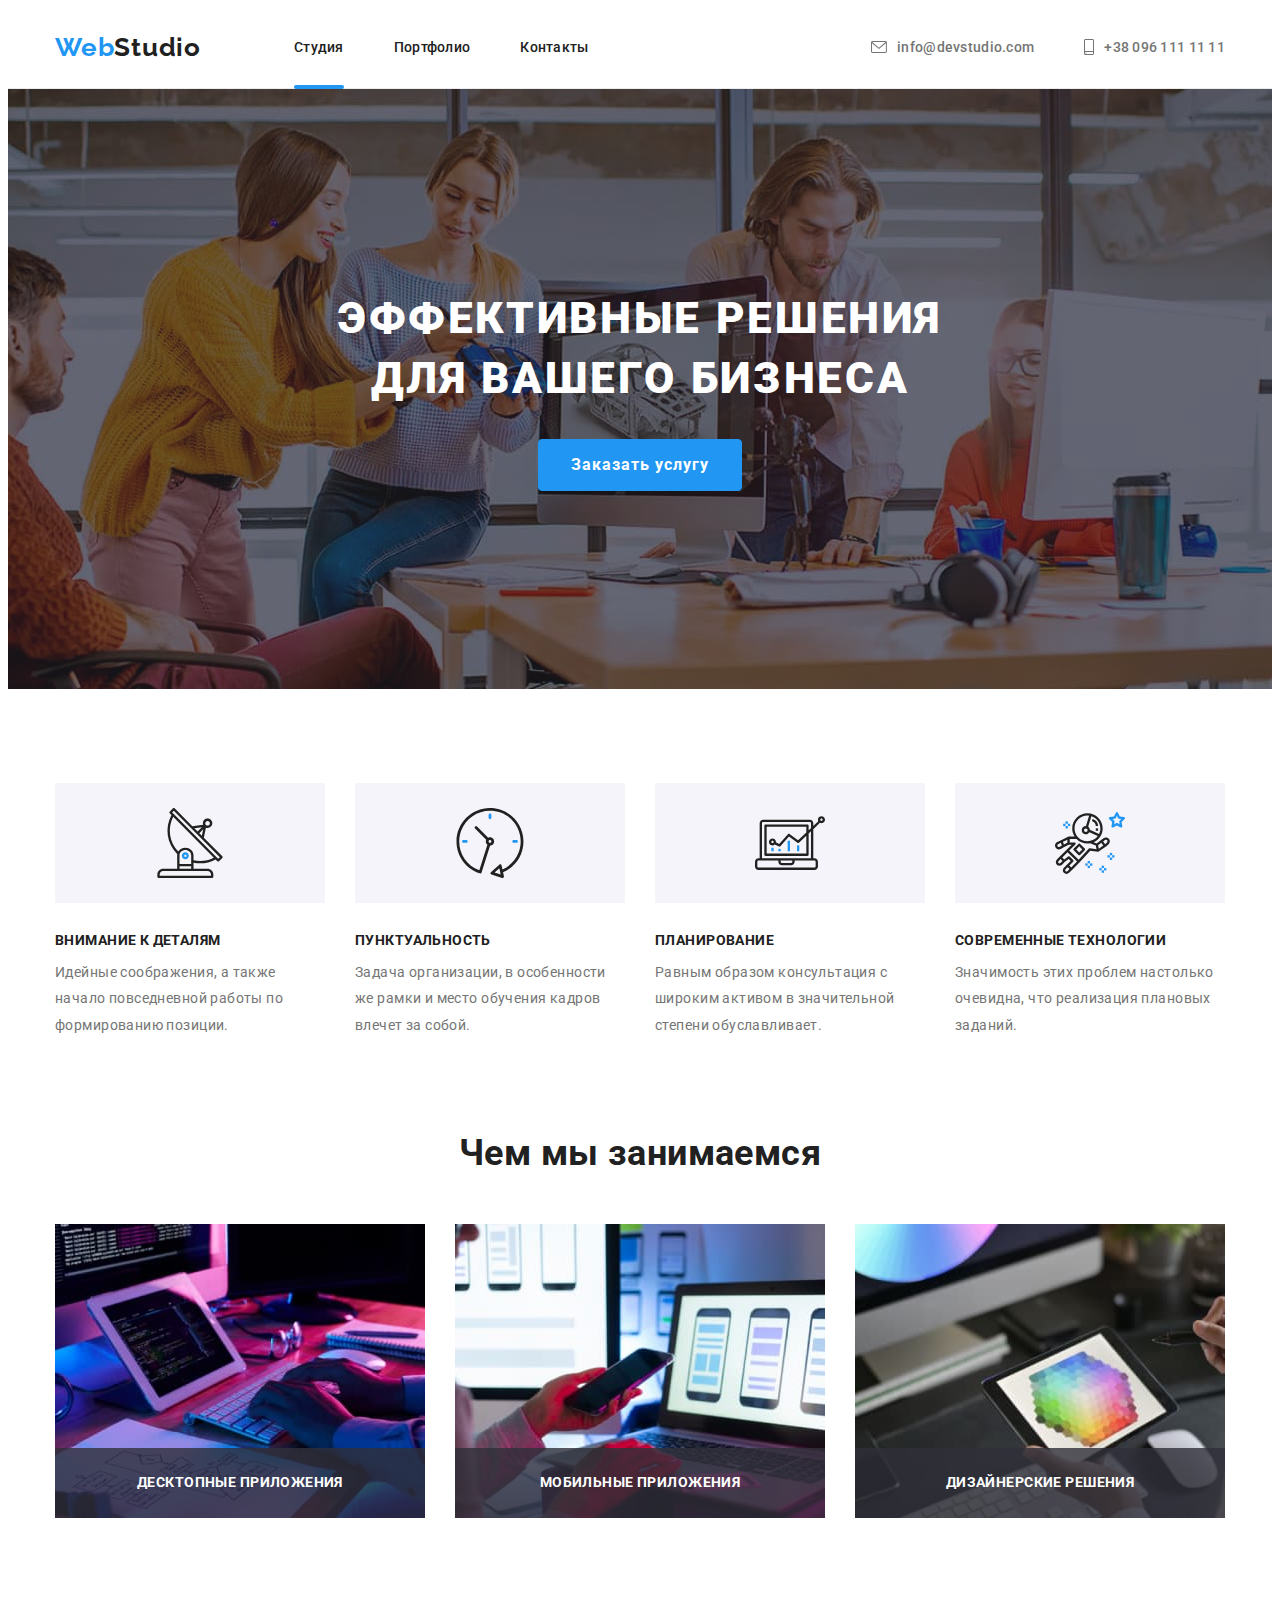
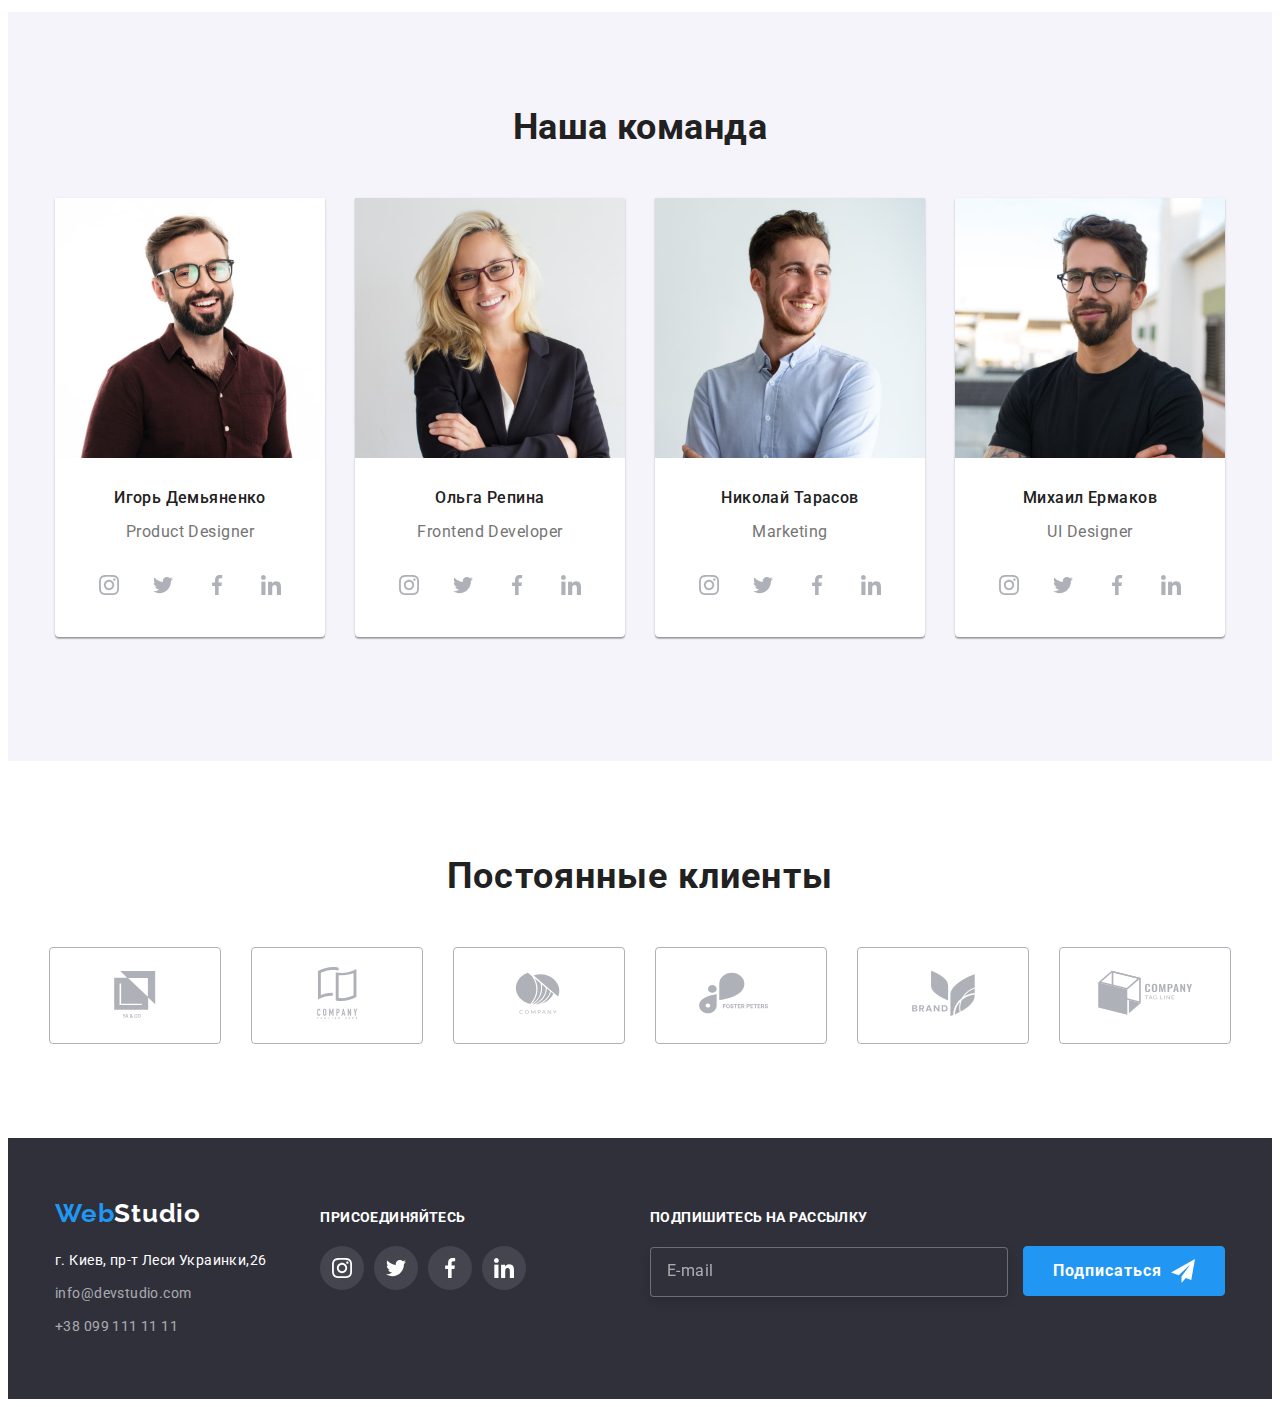
<file: index.html>
<!doctype html>
<html lang="ru">

<head>
    <meta charset="UTF-8">
    <meta name="viewport" content="width=device-width, initial-scale=1.0">
    <title>Web Studio</title>
    <link rel="preconnect" href="https://fonts.googleapis.com">
    <link rel="preconnect" href="https://fonts.gstatic.com" crossorigin>
    <link href="https://fonts.googleapis.com/css2?family=Oleo+Script&family=Raleway:wght@700&family=Roboto:wght@400;500;700;900&display=swap"
          rel="stylesheet">
    <link rel="stylesheet"
          href=" https://cdnjs.cloudflare.com/ajax/libs/modern-normalize/1.1.0/modern-normalize.min.css"
          integrity="sha512-wpPYUAdjBVSE4KJnH1VR1HeZfpl1ub8YT/NKx4PuQ5NmX2tKuGu6U/JRp5y+Y8XG2tV+wKQpNHVUX03MfMFn9Q=="
          crossorigin="anonymous" referrerpolicy="no-referrer"/>
    <link rel="stylesheet" href="./css/styles.css">
</head>

<body>
<!--Header-->
<header class="header">
    <div class="container header-container">
        <nav class="navigation">
            <a class="logo link" href="./index.html"><span>Web</span>Studio</a>
            <ul class="nav-list list">
                <li class="nav-list-item"><a class="nav-list-link link current" href="./index.html">Студия</a></li>
                <li class="nav-list-item"><a class="nav-list-link link" href="./portfolio.html">Портфолио</a></li>
                <li class="nav-list-item"><a class="nav-list-link link" href="">Контакты</a></li>
            </ul>
        </nav>
        <ul class="nav-contact-list contact-list list">
            <li class="contact-list-item">
                <a class="link" href="mailto:info@devstudio.com">
                    <svg class="social-icon" width="16" height="12">
                        <use href="./images/sprite.svg#envelope">
                        </use>
                    </svg>
                    <span>info@devstudio.com</span>
                </a>
            </li>
            <li class="contact-list-item">
                <a class="link" href="tel:+380961111111">
                    <svg class="social-icon" width="10" height="16">
                        <use href="./images/sprite.svg#smartphone">
                        </use>
                    </svg>
                    <span>+38 096 111 11 11</span>
                </a>
            </li>
        </ul>
    </div>
</header>

<main>
    <!--Hero-->
    <section class="hero">
        <div class="container hero-container">
            <h1 class="hero-title">Эффективные решения для вашего бизнеса</h1>
            <button class="button" type="button" data-modal-open>Заказать услугу</button>
        </div>
    </section>
    <!--Benefits-->
    <section class="benefits section">
        <div class="container">
            <h2 class="visually-hidden">Преимущества компании</h2>
            <ul class="list benefits-list">
                <li class="benefits-list-item">
                    <h3 class="benefits-title">Внимание к деталям</h3>
                    <p class="benefits-description">Идейные соображения, а также начало повседневной работы по
                        формированию
                        позиции.</p>
                </li>
                <li class="benefits-list-item">
                    <h3 class="benefits-title">Пунктуальность</h3>
                    <p class="benefits-description">Задача организации, в особенности же рамки и место обучения кадров
                        влечет за собой.</p>
                </li>
                <li class="benefits-list-item">
                    <h3 class="benefits-title">Планирование</h3>
                    <p class="benefits-description">Равным образом консультация с широким активом в значительной степени
                        обуславливает.</p>
                </li>
                <li class="benefits-list-item">
                    <h3 class="benefits-title">Современные технологии</h3>
                    <p class="benefits-description">Значимость этих проблем настолько очевидна, что реализация плановых
                        заданий.</p>
                </li>
            </ul>
        </div>
    </section>
    <!--Our activities-->
    <section class="activity section ">
        <div class="container">
            <h2 class="activity-title">Чем мы занимаемся</h2>
            <ul class="activity-list list ">
                <li class="activity-list-item">
                    <div class="holder">
                        <img src="./images/img1.jpg" alt="изображение 1" width="370"
                             height="294">
                        <p class="desc">Десктопные приложения</p>
                    </div>
                </li>
                <li class="activity-list-item">
                    <div class="holder">
                        <img src="./images/img2.jpg" alt="изображение 2" width="370"
                             height="294">
                        <p class="desc">Мобильные приложения</p>
                    </div>
                </li>
                <li class="activity-list-item">
                    <div class="holder">
                        <img src="./images/img3.jpg" alt="изображение 3" width="370"
                             height="294">
                        <p class="desc">Дизайнерские решения</p>
                    </div>
                </li>
            </ul>
        </div>
    </section>
    <!--Employees-->
    <section class="employees section">
        <div class="container">
            <h2 class="employees-title">Наша команда</h2>
            <ul class="employees-list list">
                <li class="employees-list-item">
                    <img class="employees-photo" src="./images/img4.jpg" alt="Игорь Демьяненко" width="270"
                         height="260">
                    <div class="container-employees">
                        <h3 class="employees-name">Игорь Демьяненко</h3>
                        <p class="employees-position">Product Designer</p>
                        <ul class="social-list list">
                            <li class="social-list-item">
                                <a class="link" href="">
                                    <svg class="social-icon">
                                        <use href="./images/sprite.svg#instagram">
                                        </use>
                                    </svg>
                                </a>
                            </li>
                            <li class="social-list-item">
                                <a class="link" href="">
                                    <svg class="social-icon">
                                        <use href="./images/sprite.svg#twitter">
                                        </use>
                                    </svg>
                                </a>
                            </li>
                            <li class="social-list-item">
                                <a class="link" href="">
                                    <svg class="social-icon">
                                        <use href="./images/sprite.svg#facebook">
                                        </use>
                                    </svg>
                                </a>
                            </li>
                            <li class="social-list-item">
                                <a class="link" href="">
                                    <svg class="social-icon">
                                        <use href="./images/sprite.svg#linkedin">
                                        </use>
                                    </svg>
                                </a>
                            </li>
                        </ul>
                    </div>
                </li>
                <li class="employees-list-item">
                    <img class="employees-photo" src="./images/img5.jpg" alt="Ольга Репина" width="270" height="260">
                    <div class="container-employees">
                        <h3 class="employees-name">Ольга Репина</h3>
                        <p class="employees-position">Frontend Developer</p>
                        <ul class="social-list list">
                            <li class="social-list-item">
                                <a class="link" href="">
                                    <svg class="social-icon">
                                        <use href="./images/sprite.svg#instagram">
                                        </use>
                                    </svg>
                                </a>
                            </li>
                            <li class="social-list-item">
                                <a class="link" href="">
                                    <svg class="social-icon">
                                        <use href="./images/sprite.svg#twitter">
                                        </use>
                                    </svg>
                                </a>
                            </li>
                            <li class="social-list-item">
                                <a class="link" href="">
                                    <svg class="social-icon">
                                        <use href="./images/sprite.svg#facebook">
                                        </use>
                                    </svg>
                                </a>
                            </li>
                            <li class="social-list-item">
                                <a class="link" href="">
                                    <svg class="social-icon">
                                        <use href="./images/sprite.svg#linkedin">
                                        </use>
                                    </svg>
                                </a>
                            </li>
                        </ul>
                    </div>
                </li>
                <li class="employees-list-item">
                    <img class="employees-photo" src="./images/img6.jpg" alt="Николай Тарасов" width="270" height="260">
                    <div class="container-employees">
                        <h3 class="employees-name">Николай Тарасов</h3>
                        <p class="employees-position">Marketing</p>
                        <ul class="social-list list">
                            <li class="social-list-item">
                                <a class="link" href="">
                                    <svg class="social-icon">
                                        <use href="./images/sprite.svg#instagram">
                                        </use>
                                    </svg>
                                </a>
                            </li>
                            <li class="social-list-item">
                                <a class="link" href="">
                                    <svg class="social-icon">
                                        <use href="./images/sprite.svg#twitter">
                                        </use>
                                    </svg>
                                </a>
                            </li>
                            <li class="social-list-item">
                                <a class="link" href="">
                                    <svg class="social-icon">
                                        <use href="./images/sprite.svg#facebook">
                                        </use>
                                    </svg>
                                </a>
                            </li>
                            <li class="social-list-item">
                                <a class="link" href="">
                                    <svg class="social-icon">
                                        <use href="./images/sprite.svg#linkedin">
                                        </use>
                                    </svg>
                                </a>
                            </li>
                        </ul>
                    </div>
                </li>
                <li class="employees-list-item">
                    <img class="employees-photo" src="./images/img7.jpg" alt="Михаил Ермаков" width="270" height="260">
                    <div class="container-employees">
                        <h3 class="employees-name">Михаил Ермаков</h3>
                        <p class="employees-position">UI Designer</p>
                        <ul class="social-list list">
                            <li class="social-list-item">
                                <a class="link" href="">
                                    <svg class="social-icon">
                                        <use href="./images/sprite.svg#instagram">
                                        </use>
                                    </svg>
                                </a>
                            </li>
                            <li class="social-list-item">
                                <a class="link" href="">
                                    <svg class="social-icon">
                                        <use href="./images/sprite.svg#twitter">
                                        </use>
                                    </svg>
                                </a>
                            </li>
                            <li class="social-list-item">
                                <a class="link" href="">
                                    <svg class="social-icon">
                                        <use href="./images/sprite.svg#facebook">
                                        </use>
                                    </svg>
                                </a>
                            </li>
                            <li class="social-list-item">
                                <a class="link" href="">
                                    <svg class="social-icon">
                                        <use href="./images/sprite.svg#linkedin">
                                        </use>
                                    </svg>
                                </a>
                            </li>
                        </ul>
                    </div>
                </li>
            </ul>
        </div>
    </section>
    <!--  Clients  -->
    <section class="clients section">
        <div class="container">
            <h2 class="clients-title">Постоянные клиенты</h2>
            <ul class="clients-list list">
                <li class="clients-list-item">
                    <a class="clients-link link" href="" target="_blank" rel="noopener noreferrer">
                        <svg class="clients-icon">
                            <use class="client" href="./images/sprite.svg#client-icon1"></use>
                        </svg>
                    </a>
                </li>
                <li class="clients-list-item">
                    <a class="clients-link link" href="" target="_blank" rel="noopener noreferrer">
                        <svg class="clients-icon">
                            <use href="./images/sprite.svg#client-icon2"></use>
                        </svg>
                    </a>
                </li>
                <li class="clients-list-item">
                    <a class="clients-link link" href="" target="_blank" rel="noopener noreferrer">
                        <svg class="clients-icon">
                            <use href="./images/sprite.svg#client-icon3"></use>
                        </svg>
                    </a>
                </li>
                <li class="clients-list-item">
                    <a class="clients-link link" href="" target="_blank" rel="noopener noreferrer">
                        <svg class="clients-icon">
                            <use href="./images/sprite.svg#client-icon4"></use>
                        </svg>
                    </a>
                </li>
                <li class="clients-list-item">
                    <a class="clients-link link" href="" target="_blank" rel="noopener noreferrer">
                        <svg class="clients-icon">
                            <use href="./images/sprite.svg#client-icon5"></use>
                        </svg>
                    </a>
                </li>
                <li class="clients-list-item">
                    <a class="clients-link link" href="" target="_blank" rel="noopener noreferrer">
                        <svg class="clients-icon">
                            <use href="./images/sprite.svg#client-icon6"></use>
                        </svg>
                    </a>
                </li>
            </ul>
        </div>
    </section>
</main>
<!--Footer-->
<footer class="footer">
    <div class="container">
        <div>
            <a class="logo logo-bottom link" href="./index.html"><span>Web</span>Studio</a>
            <address>
                <ul class="address-list list">
                    <li class="footer-address">
                        <a class="address link" href="https://goo.gl/maps/KoenbGsJRiRthXB57">г. Киев,
                            пр-т Леси Украинки,26</a>
                    </li>
                    <li class="footer-mail">
                        <a class="contact-list link" href="mailto:info@devstudio.com">info@devstudio.com</a>
                    </li>
                    <li class="footer-tel">
                        <a class="contact-list link" href="tel:+380991111111">+38 099 111 11 11</a>
                    </li>
                </ul>
            </address>
        </div>
        <div>
            <p>Присоединяйтесь</p>
            <ul class="social-list list">
                <li class="social-list-item">
                    <a class="link" href="">
                        <svg class="social-icon">
                            <use href="./images/sprite.svg#instagram">
                            </use>
                        </svg>
                    </a>
                </li>
                <li class="social-list-item">
                    <a class="link" href="">
                        <svg class="social-icon">
                            <use href="./images/sprite.svg#twitter">
                            </use>
                        </svg>
                    </a>
                </li>
                <li class="social-list-item">
                    <a class="link" href="">
                        <svg class="social-icon">
                            <use href="./images/sprite.svg#facebook">
                            </use>
                        </svg>
                    </a>
                </li>
                <li class="social-list-item">
                    <a class="link" href="">
                        <svg class="social-icon">
                            <use href="./images/sprite.svg#linkedin">
                            </use>
                        </svg>
                    </a>
                </li>
            </ul>
        </div>
        <div>
            <form>
                <p>Подпишитесь на рассылку</p>
                <label for="user_email"></label>
                <input id="user_email" class="form-input" type="email" name="user_email" placeholder="E-mail">
                <span class="form-control">
                    <button class="button" type="submit">Подписаться</button>
                    <svg class="send-icon" width="24" height="24">
                        <use href="./images/sprite.svg#send-icon"></use>
                    </svg>
                </span>
            </form>
        </div>
    </div>
</footer>
<div class="backdrop is-hidden" data-modal>
    <div class="modal">
        <form class="contact-form">
            <b>Оставьте свои данные, мы вам перезвоним</b>

            <div class="form-field">
                <label for="username">Имя</label>
                <div class="form-field-wrapper">
                    <input id="username" type="text" name="username">
                    <svg width="12" height="12">
                        <use href="./images/sprite.svg#user-icon"></use>
                    </svg>
                </div>
            </div>

            <div class="form-field">
                <label for="phoneNumber">Телефон</label>
                <div class="form-field-wrapper">
                    <input id="phoneNumber" type="tel" name="phoneNumber">
                    <svg width="13" height="13">
                        <use href="./images/sprite.svg#number-icon"></use>
                    </svg>
                </div>
            </div>
            <div class="form-field">
                <label for="email">Почта</label>
                <div class="form-field-wrapper">
                    <input id="email" type="email" name="email" class="contact-form-input">
                    <svg width="15" height="12" class="contact-form-icon">
                        <use href="./images/sprite.svg#email-icon"></use>
                    </svg>
                </div>
            </div>

            <div class="form-field">
                <label for="comment">Комментарий</label>
                <textarea id="comment" name="comment" placeholder="Введите текст"></textarea>
            </div>

            <div class="form-control-checkbox">
                <input type="checkbox" name="accept-policy" required id="accept-policy"
                       class="contact-form-checkbox visually-hidden">
                <label class="contact-form-checkbox-label" for="accept-policy">Соглашаюсь с рассылкой и принимаю&nbsp;<a
                        href=""> Условия договора</a></label>
            </div>
            <button type="submit" class="form-button button">Отправить</button>
        </form>
        <button type="button" class="modal-close-btn" data-modal-close>
            <svg class="modal-close-icon" width="11" height="11">
                <use href="./images/sprite.svg#close-icon"></use>
            </svg>
        </button>
    </div>
</div>
<script src="./js/modal.js"></script>

</body>

</html>
</file>
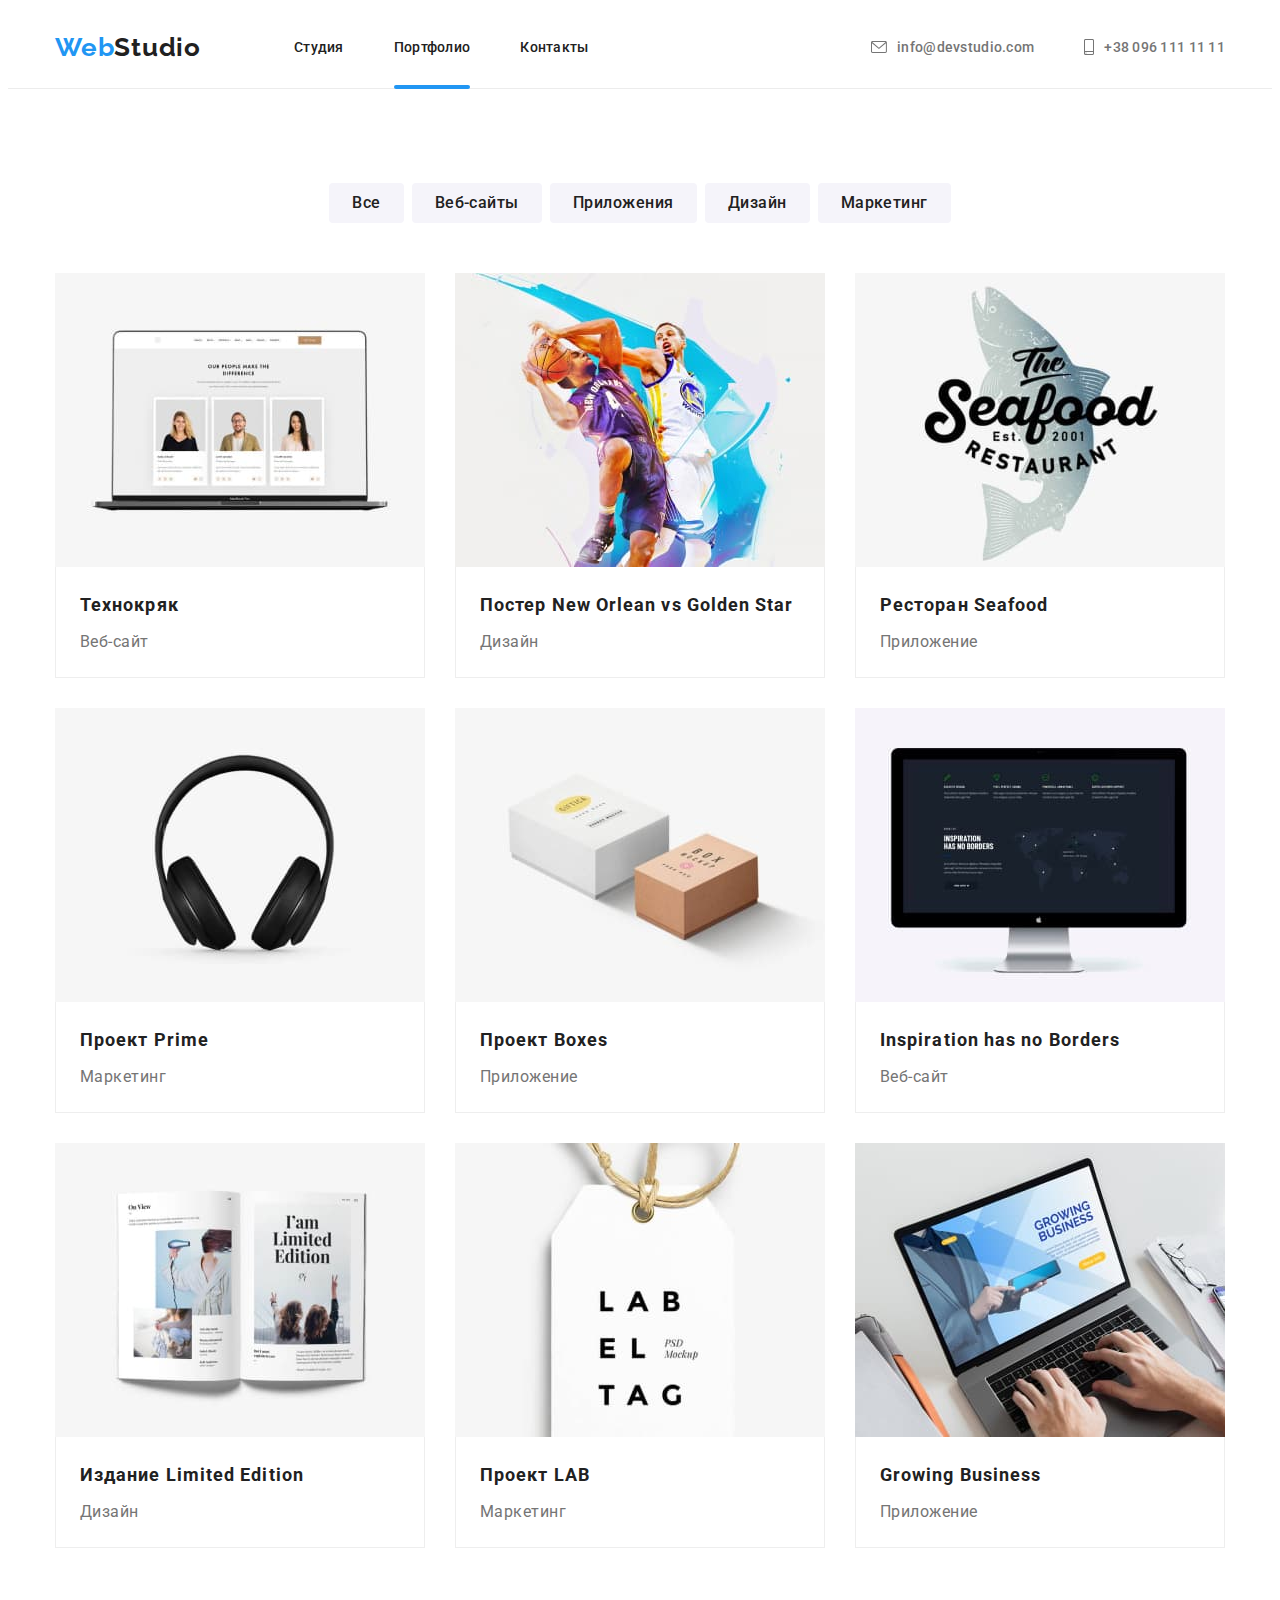
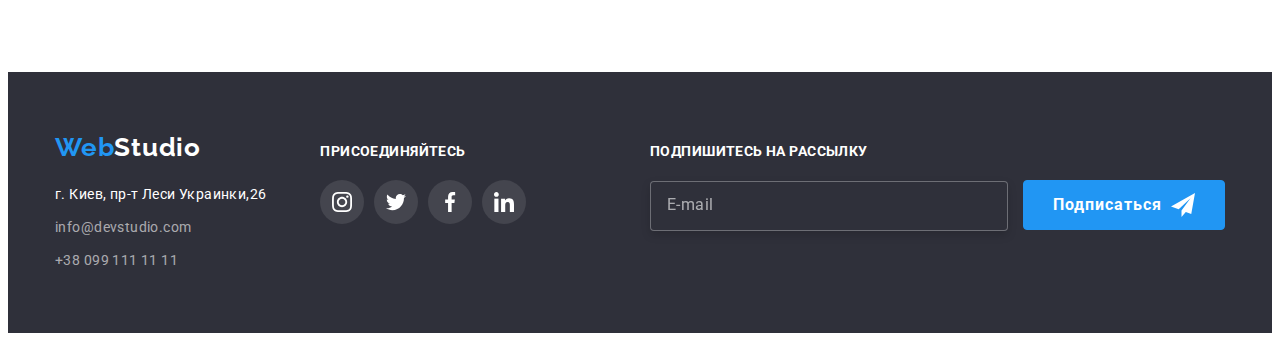
<file: portfolio.html>
<!doctype html>
<html lang="ru">

<head>
    <meta charset="UTF-8">
    <meta name="viewport" content="width=device-width, initial-scale=1.0">
    <title>Web Studio</title>
    <link rel="preconnect" href="https://fonts.googleapis.com">
    <link rel="preconnect" href="https://fonts.gstatic.com" crossorigin>
    <link href="https://fonts.googleapis.com/css2?family=Oleo+Script&family=Raleway:wght@700&family=Roboto:wght@400;500;700;900&display=swap"
          rel="stylesheet">
    <link rel="stylesheet"
          href=" https://cdnjs.cloudflare.com/ajax/libs/modern-normalize/1.1.0/modern-normalize.min.css"
          integrity="sha512-wpPYUAdjBVSE4KJnH1VR1HeZfpl1ub8YT/NKx4PuQ5NmX2tKuGu6U/JRp5y+Y8XG2tV+wKQpNHVUX03MfMFn9Q=="
          crossorigin="anonymous" referrerpolicy="no-referrer"/>
    <link rel="stylesheet" href="./css/styles.css">
</head>

<body>
<!--Header-->
<header class="header">
    <div class="container header-container">
        <nav class="navigation">
            <a class="logo link" href="./index.html"><span>Web</span>Studio</a>
            <ul class="nav-list list">
                <li class="nav-list-item"><a class="nav-list-link link" href="./index.html">Студия</a></li>
                <li class="nav-list-item"><a class="nav-list-link link current" href="./portfolio.html">Портфолио</a>
                </li>
                <li class="nav-list-item"><a class="nav-list-link link" href="">Контакты</a></li>
            </ul>
        </nav>
        <ul class="nav-contact-list contact-list list">
            <li class="contact-list-item">
                <a class="link" href="mailto:info@devstudio.com">
                    <svg class="social-icon" width="16" height="12">
                        <use href="./images/sprite.svg#envelope">
                        </use>
                    </svg>
                    <span>info@devstudio.com</span>
                </a>
            </li>
            <li class="contact-list-item">
                <a class="link" href="tel:+380961111111">
                    <svg class="social-icon" width="10" height="16">
                        <use href="./images/sprite.svg#smartphone">
                        </use>
                    </svg>
                    <span>+38 096 111 11 11</span>
                </a>
            </li>
        </ul>
    </div>
</header>

<main>
    <!--Portfolio-->
    <section class="section portfolio">
        <div class="container padding">
            <h1 class="visually-hidden">Портфолио</h1>
            <ul class="flex-button list">
                <li class="flex-button-list">
                    <button class="button" type="button">Все</button>
                </li>
                <li class="flex-button-list">
                    <button class="button" type="button">Веб-сайты</button>
                </li>
                <li class="flex-button-list">
                    <button class="button" type="button">Приложения</button>
                </li>
                <li class="flex-button-list">
                    <button class="button" type="button">Дизайн</button>
                </li>
                <li class="flex-button-list">
                    <button class="button" type="button">Маркетинг</button>
                </li>
            </ul>
            <ul class="flex-list list">
                <li class="flex-element">
                    <a class="link" href="" target="_blank">
                        <div class="box">
                            <img src="./images/img8.jpg" alt="Фото сайта"
                                 width="370"
                                 height="294">
                            <p class="overlay">Ресурс предлагает комплексные предложения с разным уровнем функционала и
                                сервисов. Все это позволит посетителю получить исчерпывающие сведения<br>о компании или
                                частном лице. </p>
                        </div>
                        <div class="tile">
                            <h2 class="site-title">Технокряк</h2>
                            <p class="site-description">Веб-сайт</p>
                        </div>
                    </a>
                </li>
                <li class="flex-element">
                    <a class="link" href="" target="_blank">
                        <div class="box">
                            <img src="./images/img9.jpg" alt="Постер"
                                 width="370"
                                 height="294">
                            <p class="overlay">Ресурс предлагает комплексные предложения с разным уровнем функционала и
                                сервисов. Все это позволит посетителю получить исчерпывающие сведения<br>о компании или
                                частном лице. </p>
                        </div>
                        <div class="tile">
                            <h2 class="site-title">Постер New Orlean vs Golden Star</h2>
                            <p class="site-description">Дизайн</p>
                        </div>
                    </a>
                </li>
                <li class="flex-element">
                    <a class="link" href="" target="_blank">
                        <div class="box">
                            <img src="./images/img10.jpg" alt="Логотип ресторан"
                                 width="370"
                                 height="294">
                            <p class="overlay">Ресурс предлагает комплексные предложения с разным уровнем функционала и
                                сервисов. Все это позволит посетителю получить исчерпывающие сведения<br>о компании или
                                частном лице. </p>
                        </div>
                        <div class="tile">
                            <h2 class="site-title">Ресторан Seafood</h2>
                            <p class="site-description">Приложение</p>
                        </div>
                    </a>
                </li>
                <li class="flex-element">
                    <a class="link" href="" target="_blank">

                        <div class="box">
                            <img src="./images/img11.jpg" alt="Наушники"
                                 width="370"
                                 height="294">
                            <p class="overlay">Ресурс предлагает комплексные предложения с разным уровнем функционала и
                                сервисов. Все это позволит посетителю получить исчерпывающие сведения<br>о компании или
                                частном лице. </p>
                        </div>
                        <div class="tile">
                            <h2 class="site-title">Проект Prime</h2>
                            <p class="site-description">Маркетинг</p>
                        </div>
                    </a>
                </li>
                <li class="flex-element">
                    <a class="link" href="" target="_blank">
                        <div class="box">
                            <img src="./images/img12.jpg" alt=" Две коробки"
                                 width="370"
                                 height="294">
                            <p class="overlay">Ресурс предлагает комплексные предложения с разным уровнем функционала и
                                сервисов. Все это позволит посетителю получить исчерпывающие сведения<br>о компании или
                                частном лице. </p>
                        </div>
                        <div class="tile">
                            <h2 class="site-title">Проект Boxes</h2>
                            <p class="site-description">Приложение</p>
                        </div>
                    </a>
                </li>
                <li class="flex-element">
                    <a class="link" href="" target="_blank">
                        <div class="box">
                            <img src="./images/img13.jpg" alt="Компьютер"
                                 width="370"
                                 height="294">
                            <p class="overlay">Ресурс предлагает комплексные предложения с разным уровнем функционала и
                                сервисов. Все это позволит посетителю получить исчерпывающие сведения<br>о компании или
                                частном лице. </p>
                        </div>

                        <div class="tile">
                            <h2 class="site-title" lang="en">Inspiration has no Borders</h2>
                            <p class="site-description">Веб-сайт</p>
                        </div>
                    </a>
                </li>
                <li class="flex-element">
                    <a class="link" href="" target="_blank">
                        <div class="box">
                            <img src="./images/img14.jpg" alt="Книга"
                                 width="370"
                                 height="294">
                            <p class="overlay">Ресурс предлагает комплексные предложения с разным уровнем функционала и
                                сервисов. Все это позволит посетителю получить исчерпывающие сведения<br>о компании или
                                частном лице. </p>
                        </div>
                        <div class="tile">
                            <h2 class="site-title">Издание Limited Edition</h2>
                            <p class="site-description">Дизайн</p>
                        </div>
                    </a>
                </li>
                <li class="flex-element">
                    <a class="link" href="" target="_blank">
                        <div class="box">
                            <img src="./images/img15.jpg" alt="Логотип"
                                 width="370"
                                 height="294">
                            <p class="overlay">Ресурс предлагает комплексные предложения с разным уровнем функционала и
                                сервисов. Все это позволит посетителю получить исчерпывающие сведения<br>о компании или
                                частном лице. </p>
                        </div>
                        <div class="tile">
                            <h2 class="site-title">Проект LAB</h2>
                            <p class="site-description">Маркетинг</p>
                        </div>
                    </a>
                </li>
                <li class="flex-element">
                    <a class="link" href="" target="_blank">
                        <div class="box">
                            <img src="./images/img16.jpg" alt="Фото приложения"
                                 width="370"
                                 height="294">
                            <p class="overlay">Ресурс предлагает комплексные предложения с разным уровнем функционала и
                                сервисов. Все это позволит посетителю получить исчерпывающие сведения<br>о компании или
                                частном лице. </p>
                        </div>
                        <div class="tile">
                            <h2 class="site-title" lang="en">Growing Business</h2>
                            <p class="site-description">Приложение</p>
                        </div>
                    </a>
                </li>
            </ul>
        </div>
    </section>
</main>
<!--Footer-->
<footer class="footer">
    <div class="container">
        <div>
            <a class="logo logo-bottom link" href="./index.html"><span>Web</span>Studio</a>
            <address>
                <ul class="address-list list">
                    <li class="footer-address">
                        <a class="address link" href="https://goo.gl/maps/KoenbGsJRiRthXB57">г. Киев,
                            пр-т Леси Украинки,26</a>
                    </li>
                    <li class="footer-mail">
                        <a class="contact-list link" href="mailto:info@devstudio.com">info@devstudio.com</a>
                    </li>
                    <li class="footer-tel">
                        <a class="contact-list link" href="tel:+380991111111">+38 099 111 11 11</a>
                    </li>
                </ul>
            </address>
        </div>
        <div>
            <p>Присоединяйтесь</p>
            <ul class="social-list list">
                <li class="social-list-item">
                    <a class="link" href="">
                        <svg class="social-icon">
                            <use href="./images/sprite.svg#instagram">
                            </use>
                        </svg>
                    </a>
                </li>
                <li class="social-list-item">
                    <a class="link" href="">
                        <svg class="social-icon">
                            <use href="./images/sprite.svg#twitter">
                            </use>
                        </svg>
                    </a>
                </li>
                <li class="social-list-item">
                    <a class="link" href="">
                        <svg class="social-icon">
                            <use href="./images/sprite.svg#facebook">
                            </use>
                        </svg>
                    </a>
                </li>
                <li class="social-list-item">
                    <a class="link" href="">
                        <svg class="social-icon">
                            <use href="./images/sprite.svg#linkedin">
                            </use>
                        </svg>
                    </a>
                </li>
            </ul>
        </div>
        <div>
            <form>
                <p>Подпишитесь на рассылку</p>
                <label for="user_email"></label>
                <input id="user_email" class="form-input" type="email" name="user_email" placeholder="E-mail">
                <span class="form-control">
                    <button class="button" type="submit">Подписаться</button>
                    <svg class="send-icon" width="24" height="24">
                        <use href="./images/sprite.svg#send-icon"></use>
                    </svg>
                </span>
            </form>
        </div>
    </div>
</footer>

</body>

</html>
</file>
<file: css/styles.css>
:root {
    --ff-primary: 'Roboto', sans-serif;
    --ff-secondary: "Raleway", sans-serif;
    --ff-logo: "Oleo Script", cursiv;
    --bc-dark: #2F303A;
    --bc-light: #F5F4FA;
    --bc-primary: #E5E5E5;
    --color-primary: #757575;
    --color-dark: #212121;
    --color-light: #FFFFFF;
    --bc-accent: #424242;
    --color-accent: #2196F3;
    --focus-button: #188CE8;
}

html {
    box-sizing: border-box;
}

*,
*::before,
*::after {
    box-sizing: inherit;
}


h1,
h2,
h3,
p {
    margin-top: 0;
    margin-bottom: 0;
}

ul {
    margin-top: 0;
    margin-bottom: 0;
    padding-left: 0;
}

img {
    display: block;
    max-width: 100%;
    height: auto;
}

body {
    font-family: var(--ff-primary);
    font-size: 14px;
    color: var(--color-dark);
    background-color: #FFFFFF;
    font-style: normal;
    letter-spacing: 0.03em;
}

.container {
    width: 1200px;
    margin-left: auto;
    margin-right: auto;
    padding-left: 15px;
    padding-right: 15px;
}

.section {
    padding-top: 94px;
    padding-bottom: 94px;
}

.navigation .logo {
    margin-right: 93px;
}

.header-container {
    display: flex;
    align-items: center;
    justify-content: space-between;
}

.header {
    padding-top: 24px;
    padding-bottom: 25px;
    border-bottom: 1px solid #ECECEC
}

.navigation {
    display: flex;
    align-items: center;
}

.nav-list {
    display: flex;
    align-items: center;

}

.nav-contact-list {
    display: flex;
    align-items: center;
}

.nav-list-item {
    letter-spacing: 0.02em;
}

.nav-list-item:not(:last-child) {
    margin-right: 50px;
}

.contact-list-item:not(:last-child) {
    margin-right: 50px;
}

.visually-hidden {
    position: absolute;
    width: 1px;
    height: 1px;
    margin: -1px;
    padding: 0;
    overflow: hidden;
    border: 0;
    clip: rect(0 0 0 0);
}


/*=== Forms ===*/
.button {
    font-weight: 700;
    font-size: 16px;
    line-height: 1.88;
    align-items: center;
    text-align: center;
    letter-spacing: 0.06em;
    font-family: var(--ff-primary);
    cursor: pointer;
}

/*=== Lists, links ===*/
.list {
    list-style: none;
}

.link,
.link {
    text-decoration: none;
}

/*=== Header ===*/
.logo {
    display: inline-block;
    color: var(--color-dark);
    font-family: var(--ff-secondary);
    font-weight: bold;
    font-size: 26px;
    letter-spacing: 0.03em;
    line-height: 1.19;
}

.logo span {
    color: var(--color-accent);
    transition: color 250ms cubic-bezier(0.4, 0, 0.2, 1);
}

.header .link:hover,
.header .link:focus {
    color: var(--color-accent);
}

.nav-list-link {
    position: relative;
    font-weight: 500;
    line-height: 1.14;
    letter-spacing: 0.02em;
    padding-top: 32px;
    padding-bottom: 32px;
    color: var(--color-dark);
}

.nav-list-link::after {
    content: "";
    position: absolute;
    bottom: -2px;
    right: 0;
    width: 100%;
    height: 4px;
    background-color: var(--color-accent);
    border-radius: 2px;
    opacity: 0;
    transition: opacity 250ms cubic-bezier(0.4, 0, 0.2, 1);

}

.current::after {
    opacity: 1;
}

.contact-list-item span {
    margin-left: 10px;
}

.contact-list-item .link {
    display: flex;
    justify-content: center;
    align-items: center;
    font-weight: 500;
    letter-spacing: 0.02em;
    color: var(--color-primary);
    transition: fill 250ms cubic-bezier(0.4, 0, 0.2, 1);
}

.header-container .link:hover svg {
    fill: var(--color-accent);
}

/*=== End of Header ===*/

/*=== Footer ===*/

.footer {
    background-color: var(--bc-dark);
}

.logo-bottom {
    margin-bottom: 20px;
    color: var(--color-light);
    transition: color 250ms cubic-bezier(0.4, 0, 0.2, 1);
}

.address {
    font-style: normal;
    font-weight: normal;
    line-height: 1.71;
    color: var(--color-light);
}

.contact-list {
    font-style: normal;
    font-weight: normal;
    line-height: 1.71;
    color: rgba(255, 255, 255, 0.6);
    transition: color 250ms cubic-bezier(0.4, 0, 0.2, 1);
}

.footer .list li:first-child .link {
    color: var(--color-light);
    transition: color 250ms cubic-bezier(0.4, 0, 0.2, 1);
}

.footer .list li:first-child .link:focus,
.footer .list li:first-child .link:hover,
.footer .link:focus,
.footer .link:hover {
    color: var(--color-accent);
}

.footer {
    padding-top: 60px;
    padding-bottom: 60px;
}

.footer-address {
    margin-bottom: 9px;
}

.footer-mail {
    margin-bottom: 9px;

}

.logo-footer {
    display: flex;
}

.footer .container {
    display: flex;
    align-items: baseline;
    justify-content: space-between;

}

.footer p {
    font-size: 14px;
    font-weight: bold;
    line-height: 1.14;
    letter-spacing: 0.03em;
    text-transform: uppercase;
    color: #FFFFFF;
    margin-bottom: 20px;
}

.footer .container > div:last-child {
    margin-left: 70px;
}

.footer .social-list-item a {
    border-radius: 50%;
    background-color: rgba(68, 69, 78, 1);
    transition: border 250ms cubic-bezier(0.4, 0, 0.2, 1), border-radius 250ms cubic-bezier(0.4, 0, 0.2, 1), background-color 250ms cubic-bezier(0.4, 0, 0.2, 1);
}

.footer .social-list-item a:focus,
.footer .social-list-item a:hover {
    border: 1px solid var(--color-accent);
    border-radius: 50%;
    background-color: var(--color-accent);
}

.footer .social-list-item a:hover svg,
.footer .social-list-item a:focus svg {
    fill: #fff;
}

.footer .social-icon {
    fill: #FFFFFF;
}

.footer button {
    display: inline-block;
    color: var(--color-light);
    background-color: var(--color-accent);
    font-weight: 700;
    line-height: 1.88;
    text-align: center;
    letter-spacing: 0.06em;
    border: 1px solid var(--color-accent);
    border-radius: 4px;
    min-width: 200px;
    padding: 9px 62px 9px 29px;
    transition: background-color 250ms cubic-bezier(0.4, 0, 0.2, 1);
}

.footer button:focus,
.footer button:hover {
    background-color: var(--focus-button);
}

.form-input {
    display: inline-block;
    width: 358px;
    height: 50px;
    background-color: #2F303A;
    border: 1px solid rgba(255, 255, 255, 0.3);
    box-sizing: border-box;
    filter: drop-shadow(0px 4px 4px rgba(0, 0, 0, 0.15));
    border-radius: 4px;
    padding-left: 16px;
    margin-right: 12px;
    color: white;
}

.form-field::placeholder {

}

.form-input::placeholder {
    font-family: var(--ff-primary);
    font-style: normal;
    font-weight: 400;
    font-size: 16px;
    line-height: 1.25;
    letter-spacing: 0.03em;
    color: rgba(255, 255, 255, 0.6);
}

.form-control {
    display: inline-block;
    position: relative;
}

.send-icon {
    position: absolute;
    top: 50%;
    right: 30px;
    transform: translateY(-50%);
    margin-left: 12px;
}

/*=== End of Footer ===*/

/*=== Hero ===*/

.hero {
    background-color: var(--bc-dark);
    text-align: center;
    max-width: 1600px;
    height: 600px;
    padding-top: 200px;
    padding-bottom: 200px;
    margin-left: auto;
    margin-right: auto;

    background-image: linear-gradient(rgba(47, 48, 58, 0.4), rgba(47, 48, 58, 0.4)),
    url("../images/hero.jpg");
    background-size: cover;
    background-position: center;
}


.hero .hero-title {
    color: var(--color-light);
    font-weight: 900;
    font-size: 44px;
    line-height: 1.36;
    text-align: center;
    letter-spacing: 0.06em;
    text-transform: uppercase;
    width: 696px;
    margin-left: auto;
    margin-right: auto;
}

.hero button {
    color: var(--color-light);
    background-color: var(--color-accent);
    font-weight: 700;
    line-height: 1.88;
    border: 1px solid var(--color-accent);
    border-radius: 4px;
    min-width: 200px;
    padding: 10px 32px;
}

.hero button {
    display: inline-block;
    transition: background-color 250ms cubic-bezier(0.4, 0, 0.2, 1);
}

.hero button:hover,
.hero button:focus {
    background-color: var(--focus-button);
}


h1 {
    margin-bottom: 30px;
}

/*=== End of Hero ===*/

/*=== Benefits ===*/

.benefits-title {
    font-size: 14px;
    font-weight: 700;
    line-height: 1.14;
    text-transform: uppercase;
    color: var(--color-dark);
}

p {
    color: var(--color-primary);
}

.list p {
    color: var(--color-primary);
    font-weight: normal;
    line-height: 1.88;
    letter-spacing: 0.03em;
}

.benefits-list {
    display: flex;
    justify-content: space-around;
    align-items: center;
}

.benefits-list-item:not(:last-child) {
    margin-right: 30px;
}

.benefits-list-item::before {
    display: block;
    content: "";
    height: 120px;
    background-size: contain;
    background-repeat: no-repeat;
    background-position: center;
    background-color: #F5F4FA;
    margin-bottom: 30px
}

.benefits-list-item:nth-child(1)::before {
    background-image: url("../images/svg/group1.svg");
}

.benefits-list-item:nth-child(2)::before {
    background-image: url("../images/svg/group2.svg");
}

.benefits-list-item:nth-child(3)::before {
    background-image: url("../images/svg/group3.svg");
}

.benefits-list-item:nth-child(4)::before {
    background-image: url("../images/svg/group4.svg");
}

h3 {
    margin-bottom: 10px;
}

/*=== End of Benefits ===*/

/*=== Our activities ===*/
.activity {
    padding-top: 0;
}

.activity-title {
    font-weight: bold;
    font-size: 36px;
    line-height: 1.17;
    text-align: center;
    margin-bottom: 50px;
}

.activity-list {
    display: flex;
    justify-content: space-between;
}

.activity-list-item .activity-list:not(:last-child) {
    margin-right: 30px;
}

.benefits-list-item {
    width: 270px;
}

.holder {
    position: relative;
}

.holder .desc {
    position: absolute;
    bottom: 0;
    width: 370px;
    height: 70px;


    font-family: var(--ff-primary);
    font-style: normal;
    font-weight: 700;
    font-size: 14px;
    line-height: 1.14;
    text-align: center;
    letter-spacing: 0.03em;
    text-transform: uppercase;
    color: #FFFFFF;
    background-color: rgba(47, 48, 58, 0.8);
    padding: 27px;
}

/*=== End of activity ===*/


/*=== Employees ===*/
.employees {
    background-color: var(--bc-light);
}

.employees-title {
    font-weight: bold;
    font-size: 36px;
    line-height: 1.17;
    text-align: center;
}

.employees-name {
    font-weight: 500;
    font-size: 16px;
    line-height: 1.19;
    text-align: center;
}

.container-employees {
    padding-top: 30px;
    padding-bottom: 30px;
}

.employees-position {
    font-weight: normal;
    font-size: 16px;
    line-height: 1.19;
    text-align: center;
    margin-top: 10px;
    margin-bottom: 16px;
}

.employees-list {
    display: flex;
    flex-wrap: wrap;
    justify-content: space-between;
}

.employees-list-item {
    flex-basis: calc((100% - 90px) / 4);
    margin-right: 30px;
    margin-bottom: 30px;
    background-color: #FFFFFF;
    box-shadow: 0 1px 3px rgba(0, 0, 0, 0.12), 0 1px 1px rgba(0, 0, 0, 0.14), 0 2px 1px rgba(0, 0, 0, 0.2);
    border-radius: 0 0 4px 4px;

}

.employees-list-item:nth-child(4n) {
    margin-right: 0;
}

.employees h2 {
    margin-bottom: 50px;
}

.social-list {
    display: flex;
    padding: 0;
    margin: 0;
    align-items: center;
    justify-content: center;
}

.social-list-item {
    display: inline-block;
    margin-right: 10px;
}

.social-list-item:last-child {
    margin-right: 0;
}

.social-list-item a {
    display: flex;
    justify-content: center;
    align-items: center;
    width: 44px;
    height: 44px;
    border-radius: 50%;
    transition: background-color 250ms cubic-bezier(0.4, 0, 0.2, 1);
}

.social-icon {
    width: 20px;
    height: 20px;
    fill: #AFB1B8;
    transition: fill 250ms cubic-bezier(0.4, 0, 0.2, 1);
}

.header .social-icon {
    width: auto;
    height: auto;
    fill: #757575;
    transition: fill 250ms cubic-bezier(0.4, 0, 0.2, 1);
}

.social-list-item a:focus,
.social-list-item a:hover {
    background-color: var(--color-accent);
}

.social-list-item a:hover svg,
.social-list-item a:focus svg {
    fill: #fff;
}

/*=== End of Employees ===*/

/*=== Clients ===*/
.clients-title {
    font-weight: bold;
    font-size: 36px;
    line-height: 1.17;
    text-align: center;
    letter-spacing: 0.03em;
}

.clients-title {
    margin-bottom: 50px;
}

.clients-list {
    display: flex;
    padding: 0;
    margin: 0;
    justify-content: center;
}

.clients-list-item {
    border: 1px solid rgba(175, 177, 184, 1);
    border-radius: 4px;
    transition: color 250ms cubic-bezier(0.4, 0, 0.2, 1), border-color 250ms cubic-bezier(0.4, 0, 0.2, 1);
}

.clients-list-item:not(:first-child),
.clients-list-item:not(:last-child) {
    margin-right: 30px;
}

.clients-list-item:last-child {
    margin-right: 0;
}

.clients-list-item:hover,
.clients-list-item:focus {
    background-color: #FFFFFF;
    color: var(--color-accent);
    border-color: var(--color-accent);
}

.clients-icon {
    width: 170px;
    height: 92px;
    fill: #AFB1B8;
    transition: fill 250ms cubic-bezier(0.4, 0, 0.2, 1);
}

.clients-icon:hover,
.clients-icon:focus {
    fill: var(--color-accent);
}

.clients-link {
    padding: 0;
    border: none;
}

/*=== Portfolio ===*/
.portfolio button {
    display: inline-block;
    border: 1px solid transparent;
    border-radius: 4px;
    background-color: var(--bc-light);
    color: var(--color-dark);
    font-weight: 500;
    font-size: 16px;
    line-height: 1.63;
    letter-spacing: 0.03em;
    text-align: center;
    transition: background-color 250ms cubic-bezier(0.4, 0, 0.2, 1), color 250ms cubic-bezier(0.4, 0, 0.2, 1);
}

.portfolio button:hover,
.portfolio button:focus {
    background-color: var(--color-accent);
    color: var(--color-light);
}

.flex-element .link {
    display: inline-block;
    transition: box-shadow 250ms cubic-bezier(0.4, 0, 0.2, 1);
}

.flex-element .link:focus,
.flex-element .link:hover {
    box-shadow: 0 1px 1px rgba(0, 0, 0, 0.12), 0 4px 4px rgba(0, 0, 0, 0.06), 1px 4px 6px rgba(0, 0, 0, 0.16)
}

.site-title {
    font-weight: bold;
    font-size: 18px;
    line-height: 2;
    letter-spacing: 0.06em;
    color: var(--color-dark);
}

.site-description {
    font-weight: normal;
    font-size: 16px;
    line-height: 1.88;
    color: var(--color-primary);
}

.flex-button {
    display: flex;
    justify-content: center;
}

.flex-button-list:not(:first-child),
.flex-button-list:not(:last-child) {
    margin-right: 8px;
}

.flex-button-list:last-child {
    margin-right: 0;
}

.flex-list {
    display: flex;
    flex-wrap: wrap;
}

.flex-element {
    width: 370px;
}

.flex-element:focus link,
.flex-element > a:hover link {
    box-shadow: 0 1px 1px rgba(0, 0, 0, 0.12), 0 4px 4px rgba(0, 0, 0, 0.06), 1px 4px 6px rgba(0, 0, 0, 0.16);
}

.flex-element:not(:nth-child(3n)) {
    margin-right: 30px;
    margin-bottom: 30px;
}

.flex-element:nth-child(3n) {
    margin-bottom: 30px;
}

.flex-button {
    margin-bottom: 50px;
}

.flex-button .button {
    padding: 6px 22px;
}

.tile {
    padding: 20px 24px;

    border-left: 1px solid #EEEEEE;
    border-right: 1px solid #EEEEEE;
    border-bottom: 1px solid #EEEEEE;
}

.site-title {
    margin-bottom: 4px;
}

.box {
    position: relative;
    overflow: hidden;
}

.list .overlay {
    position: absolute;
    top: 0;
    left: 0;
    padding: 63px 24px;
    width: 100%;
    height: 100%;

    font-family: var(--ff-primary);
    font-style: normal;
    font-weight: 400;
    font-size: 18px;
    line-height: 1.56;
    letter-spacing: 0.03em;
    color: #FFFFFF;
    background-color: rgba(33, 150, 243, 0.9);
    transform: translateY(100%);
    overflow: auto;
    transition: transform 250ms cubic-bezier(0.4, 0, 0.2, 1);
}

.link:hover .overlay,
.link:focus .overlay {
    transform: translateY(0%);
}

/*=== End of Portfolio ===*/

.backdrop {
    position: fixed;
    top: 0;
    left: 0;
    width: 100vw;
    height: 100vh;
    background-color: rgba(0, 0, 0, 0.2);
    transition: opacity 250ms cubic-bezier(0.4, 0, 0.2, 1), visibility 250ms cubic-bezier(0.4, 0, 0.2, 1);
}

.backdrop.is-hidden {
    opacity: 0;
    visibility: hidden;
    pointer-events: none;
}

.modal {
    position: absolute;
    width: 528px;
    height: 582px;
    top: 50%;
    left: 50%;
    transform: translate(-50%, -50%);
    background-color: #FFFFFF;
    box-shadow: 0 1px 3px rgba(0, 0, 0, 0.12), 0 1px 1px rgba(0, 0, 0, 0.14), 0 2px 1px rgba(0, 0, 0, 0.2);
    border-radius: 4px;
    padding: 40px;
}


.modal-close-btn {
    position: absolute;
    top: 8px;
    right: 8px;
    display: flex;
    justify-content: center;
    align-items: center;
    width: 30px;
    height: 30px;
    border-radius: 50%;
    background-color: #FFFFFF;
    border: 1px solid rgba(0, 0, 0, 0.1);
    padding: 0;
    cursor: pointer;
    transition: fill 250ms cubic-bezier(0.4, 0, 0.2, 1);
}

.modal-close-btn:focus,
.modal-close-btn:hover {
    fill: var(--color-accent);
}

.contact-form b {
    display: block;
    font-style: normal;
    font-weight: 700;
    font-size: 20px;
    line-height: 1.15;
    text-align: center;
    letter-spacing: 0.03em;
    color: #212121;
    margin-bottom: 12px;

}

.form-control label {
    display: block;

}

.contact-form-field span {
    font-family: var(--ff-primary);
    font-style: normal;
    font-weight: 400;
    font-size: 12px;
    line-height: 1.17;
    letter-spacing: 0.01em;
    color: #757575;
}

.form-field input,
.form-control input {
    display: block;
    width: 100%;
    height: 40px;
    margin-bottom: 10px;
    margin-top: 4px;
    padding-left: 42px;
    transition: border-color 250ms cubic-bezier(0.4, 0, 0.2, 1);

    border: 1px solid rgba(33, 33, 33, 0.2);
    box-sizing: border-box;
    border-radius: 4px;
}

.form-field label {
    font-size: 12px;
    line-height: 1.17;
    letter-spacing: 0.01em;
    color: #757575;
}

.form-field-wrapper {
    position: relative;
}

.form-field-wrapper svg {
    position: absolute;
    top: 50%;
    transform: translateY(-50%);
    left: 15px;
    transition: fill 250ms cubic-bezier(0.4, 0, 0.2, 1);
}

.form-field textarea {
    width: 100%;
    height: 120px;
    padding: 12px 16px;
    margin-top: 4px;
    margin-bottom: 20px;
    resize: none;
    border: 1px solid rgba(33, 33, 33, 0.2);
    box-sizing: border-box;
    border-radius: 4px;
    transition: border-color 250ms cubic-bezier(0.4, 0, 0.2, 1);
}

textarea::placeholder {
    color: rgba(117, 117, 117, 0.5);
    font-style: normal;
    font-weight: 400;
    font-size: 12px;
    line-height: 1.17;
    letter-spacing: 0.01em;

}

.form-field input:focus {
    outline: none;
    border-color: var(--color-accent);

}

.form-field textarea:focus {
    outline: none;
    border-color: var(--color-accent);
}

.form-field input:focus + svg {
    fill: var(--color-accent);
}

.form-control-checkbox {
    margin-bottom: 30px;
}

.contact-form-checkbox-label::before {
    content: "";
    display: inline-block;
    width: 16px;
    height: 15px;
    background-image: url("../images/svg/checkbox.svg");
    cursor: pointer;
    margin-right: 8px;

}

.contact-form-checkbox:checked + .contact-form-checkbox-label::before {
    background-image: url("../images/svg/checked.svg");
    background-color: var(--color-accent);
    background-size: contain;
    background-position: center;
    background-repeat: no-repeat;
    border-radius: 2px;
    box-shadow: 0 1px 3px rgba(0, 0, 0, 0.12), 0 1px 1px rgba(0, 0, 0, 0.14), 0 2px 1px rgba(0, 0, 0, 0.2);
}

.contact-form-checkbox-label {
    display: flex;
    align-items: center;
    justify-content: center;
    font-size: 14px;
}

.form-button {
    display: block;
    margin: 0 auto;
    padding: 10px 55px;
    background-color: var(--color-accent);
    color: #FFFFFF;
    box-shadow: 0 1px 3px rgba(0, 0, 0, 0.12), 0 1px 1px rgba(0, 0, 0, 0.14), 0 2px 1px rgba(0, 0, 0, 0.2);
    border-radius: 4px;
    border: none;
    transition: background-color 250ms cubic-bezier(0.4, 0, 0.2, 1);

}

.form-button:focus,
.form-button:hover {
    background-color: var(--focus-button);
}

.contact-form-checkbox-wrapper {
    margin-bottom: 30px;
}

.contact-form-checkbox-label a {
    color: var(--color-accent);
}
</file>
